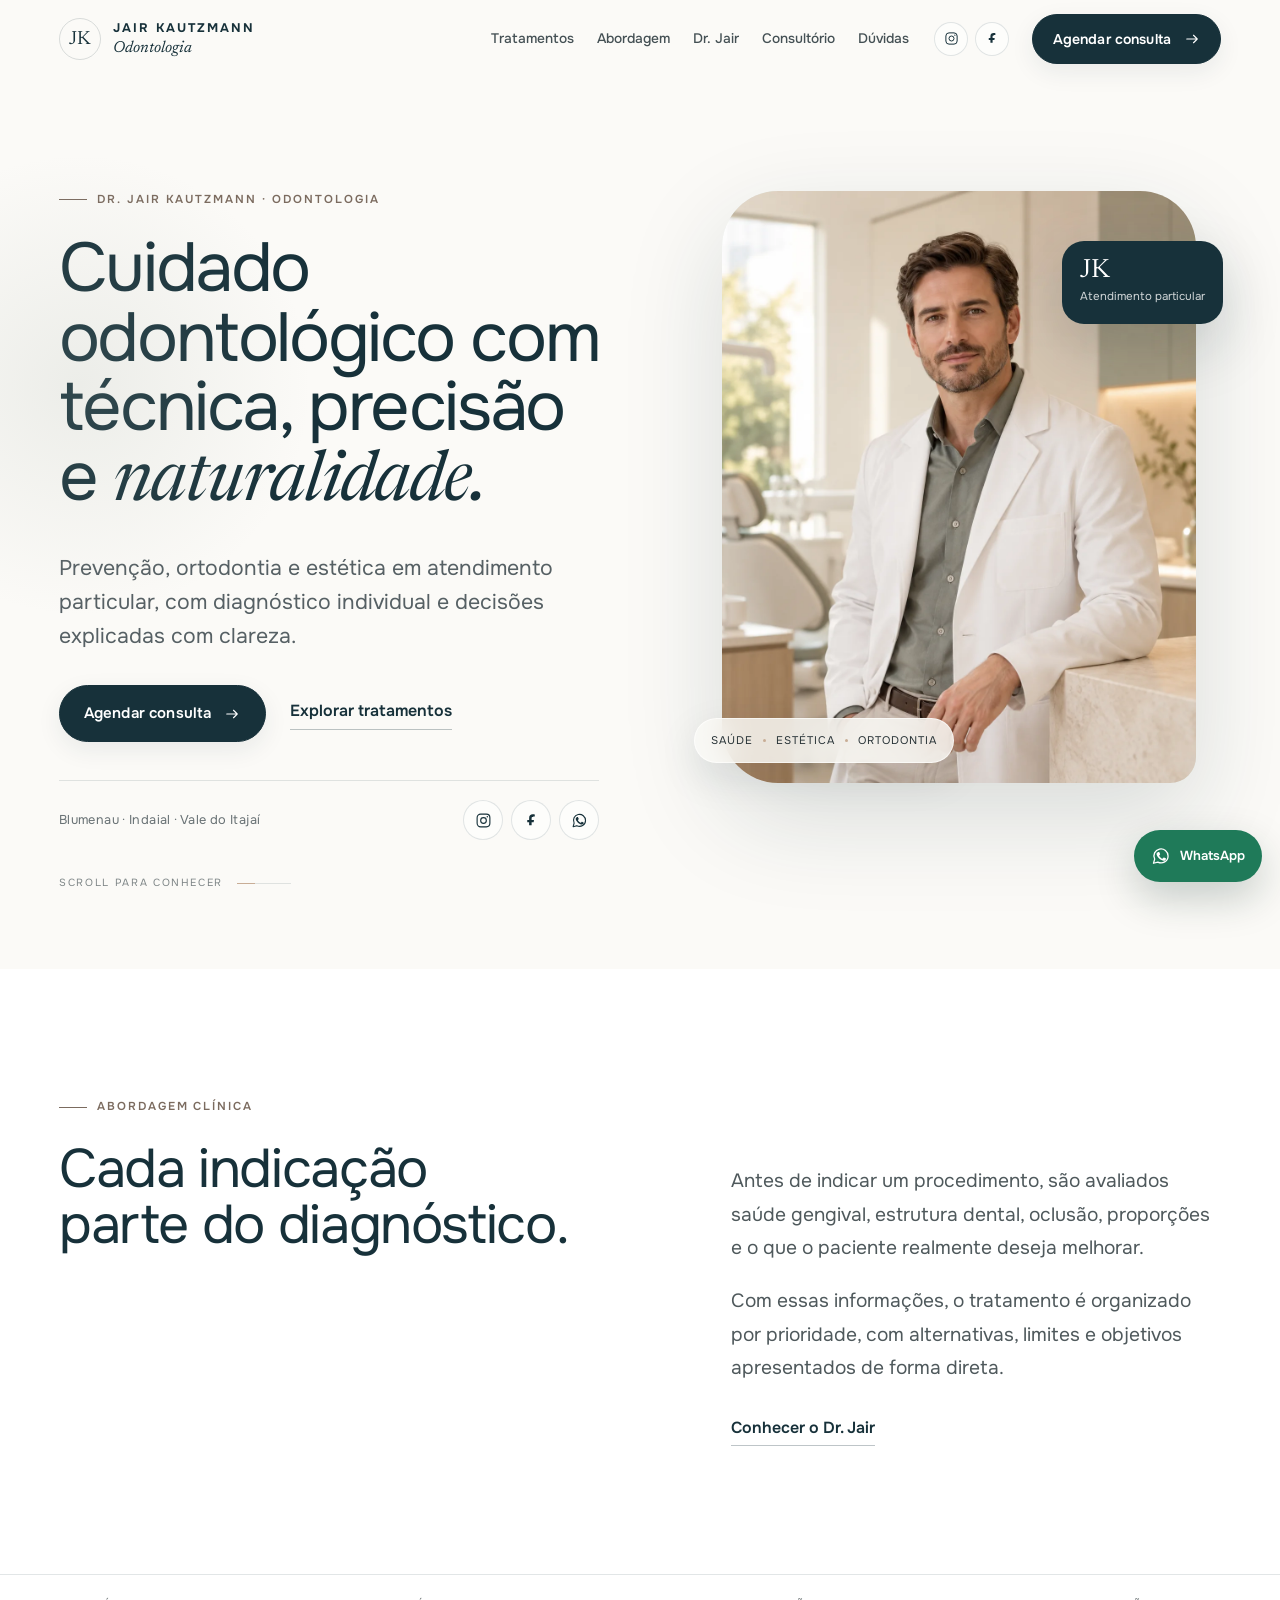
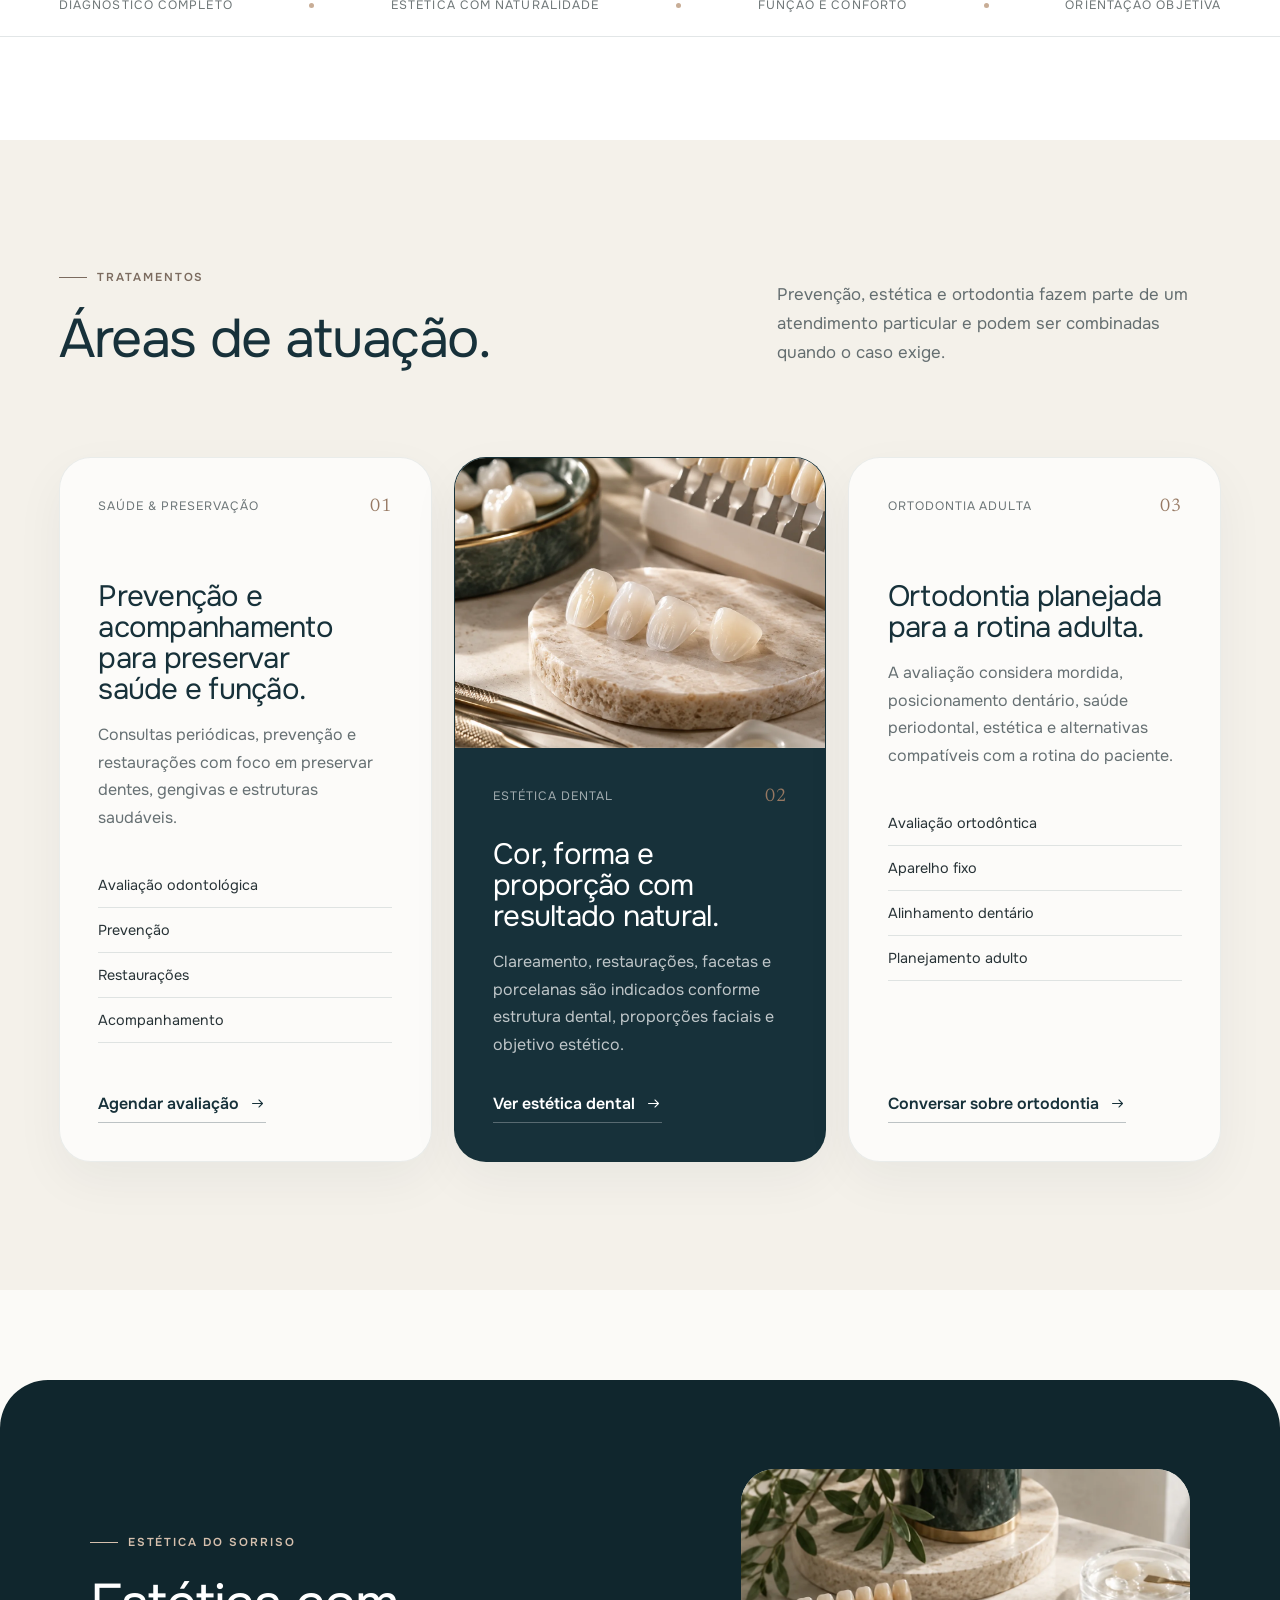
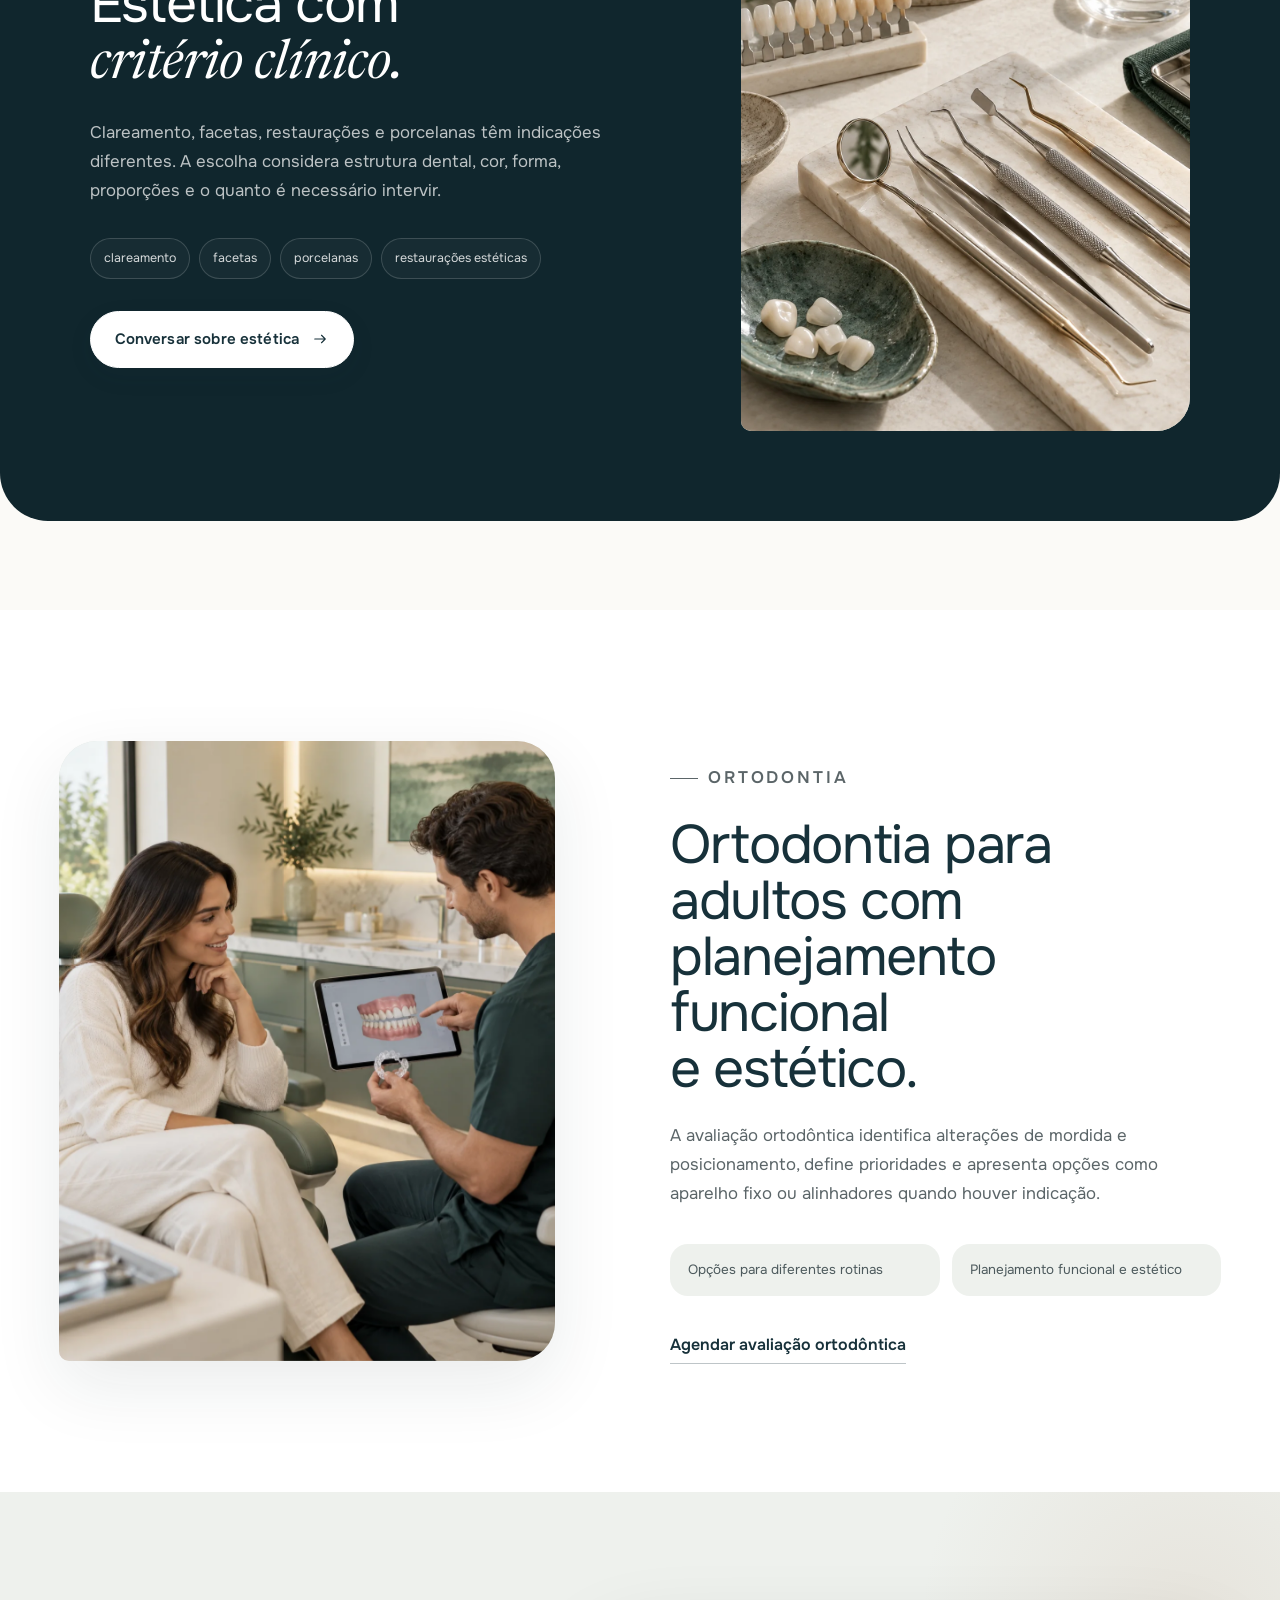
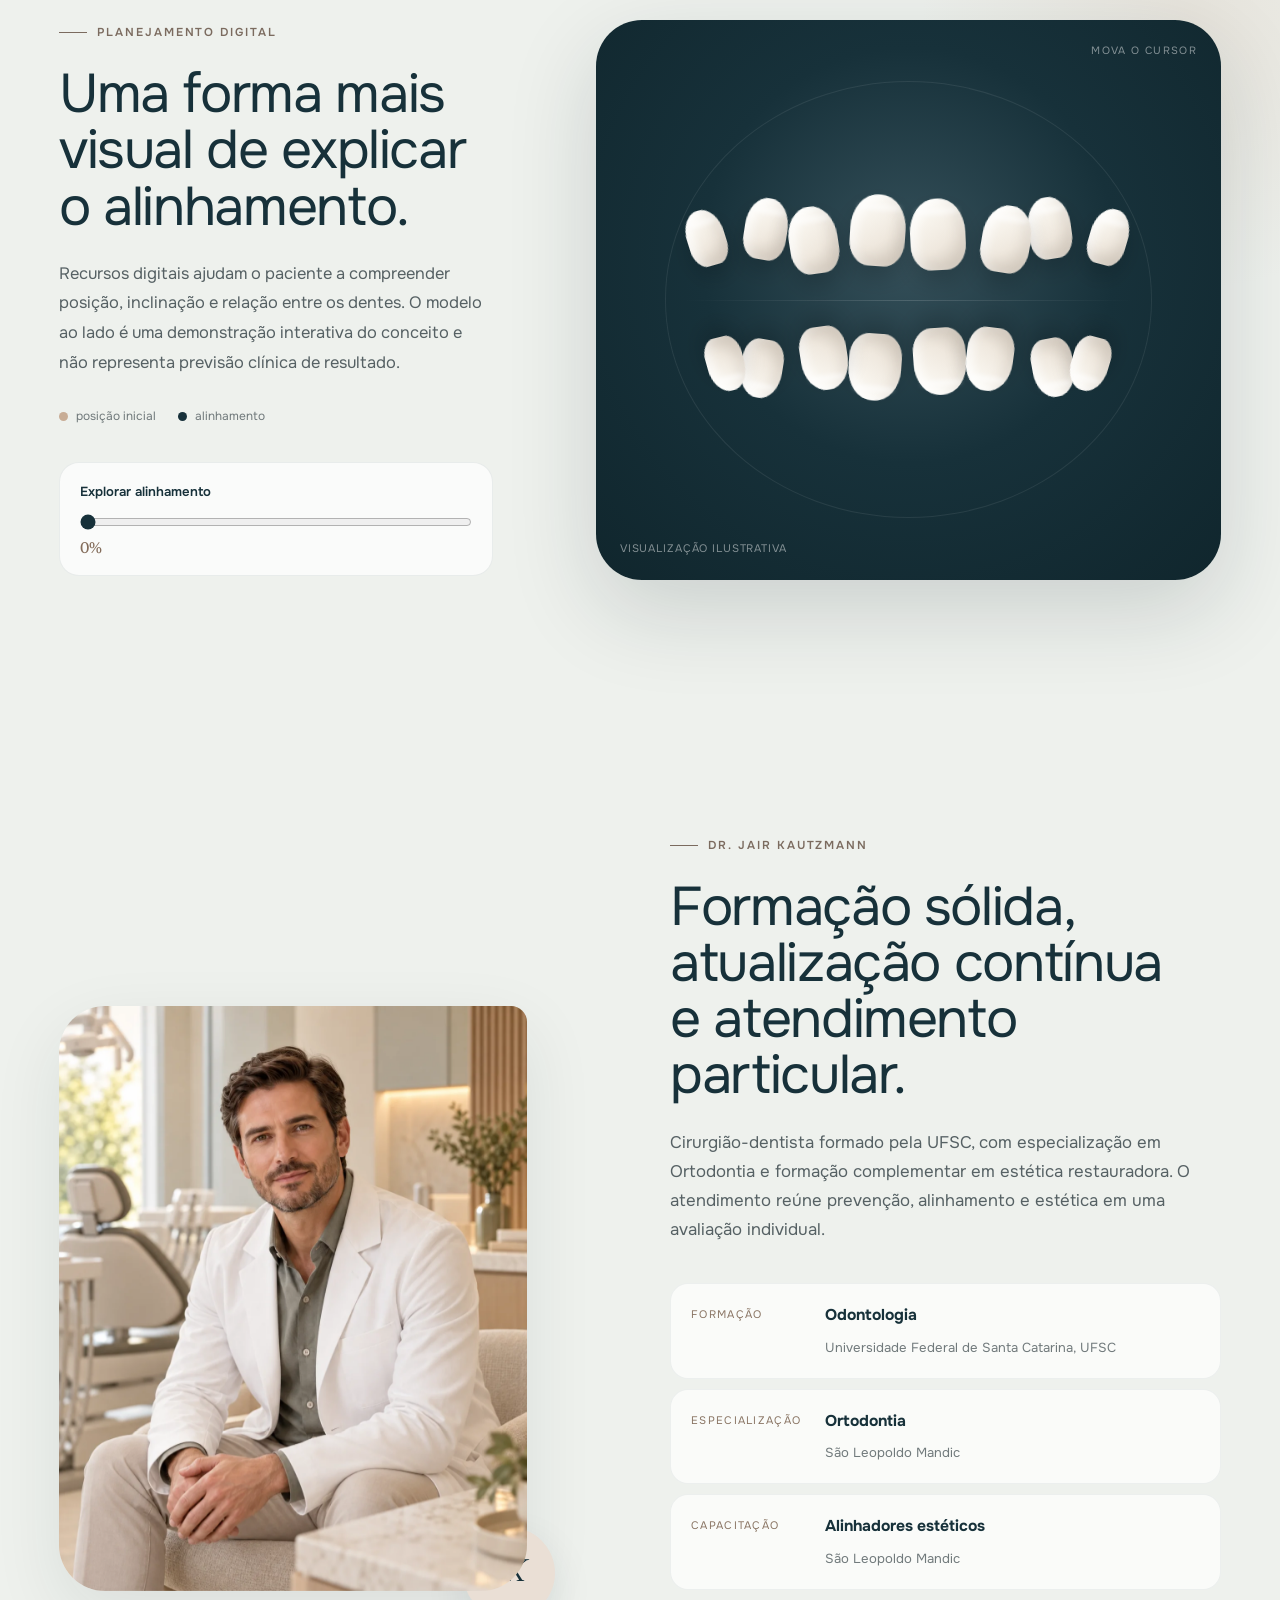
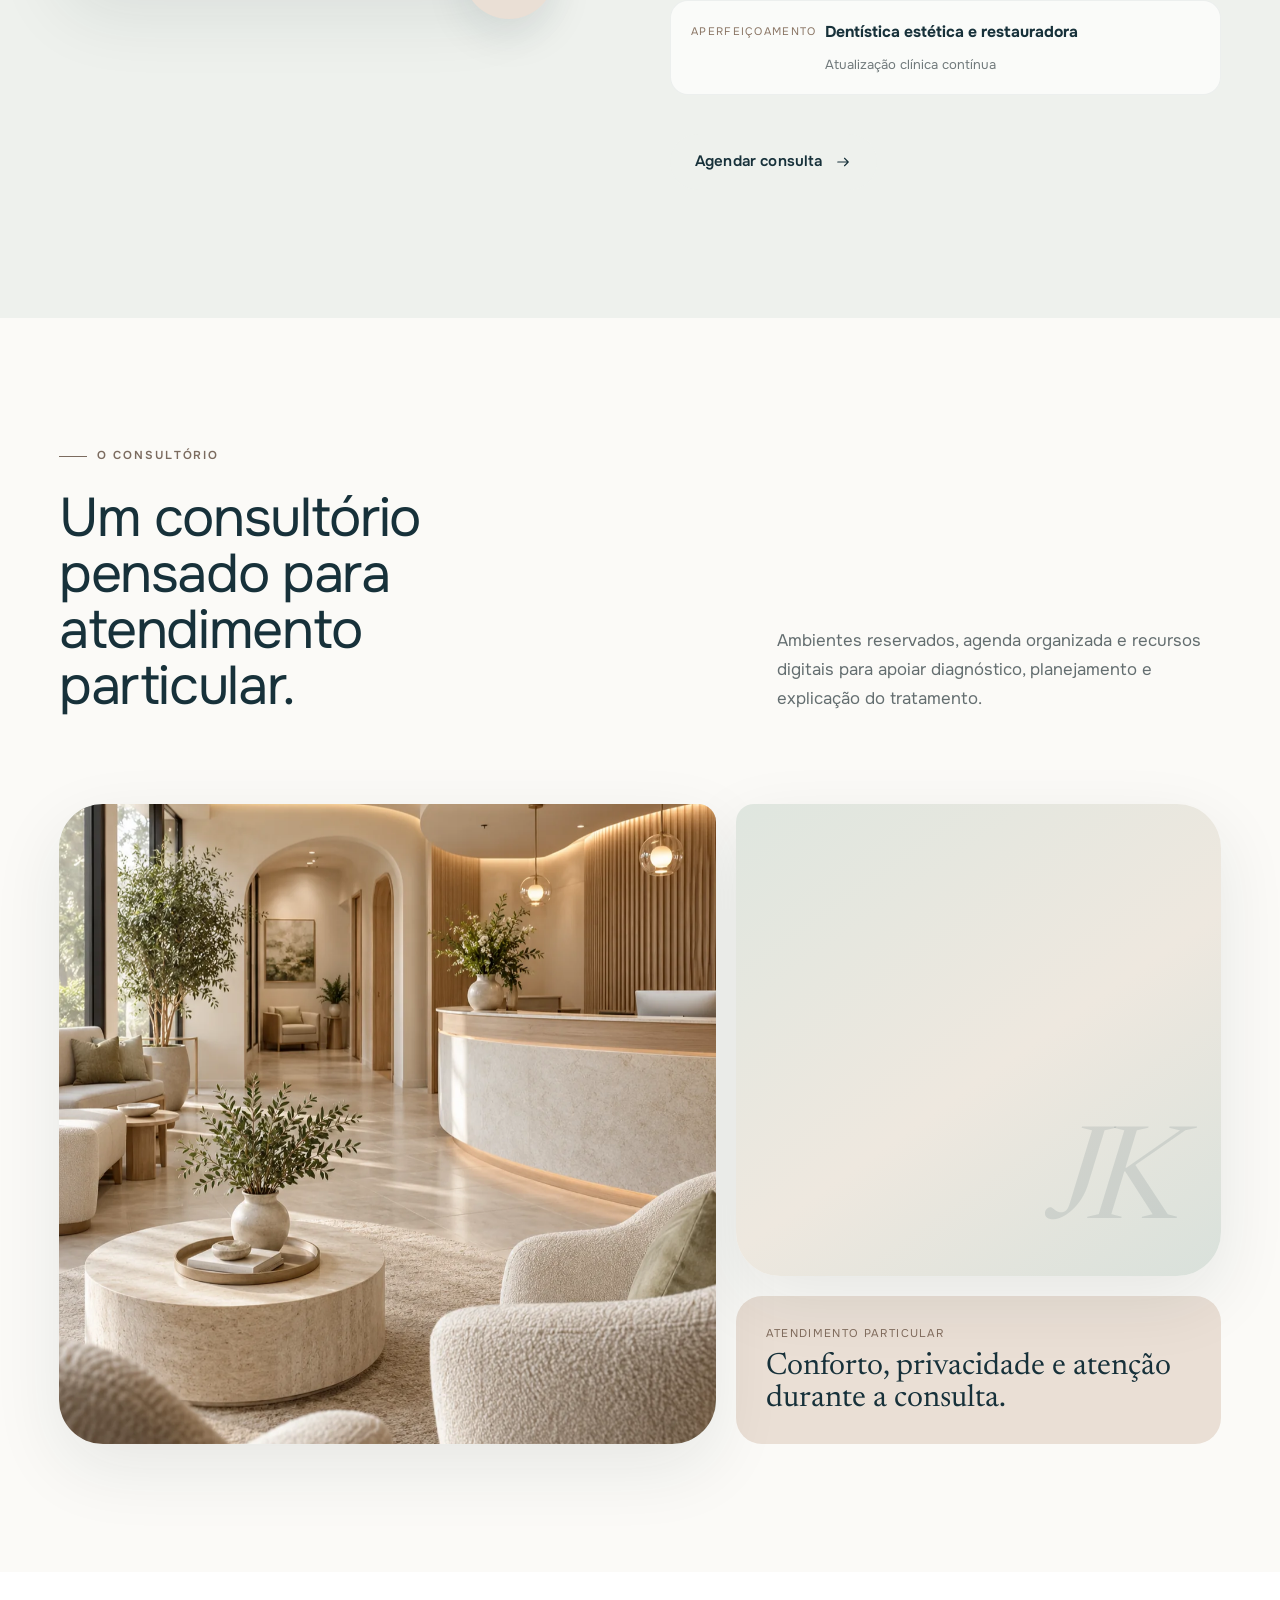
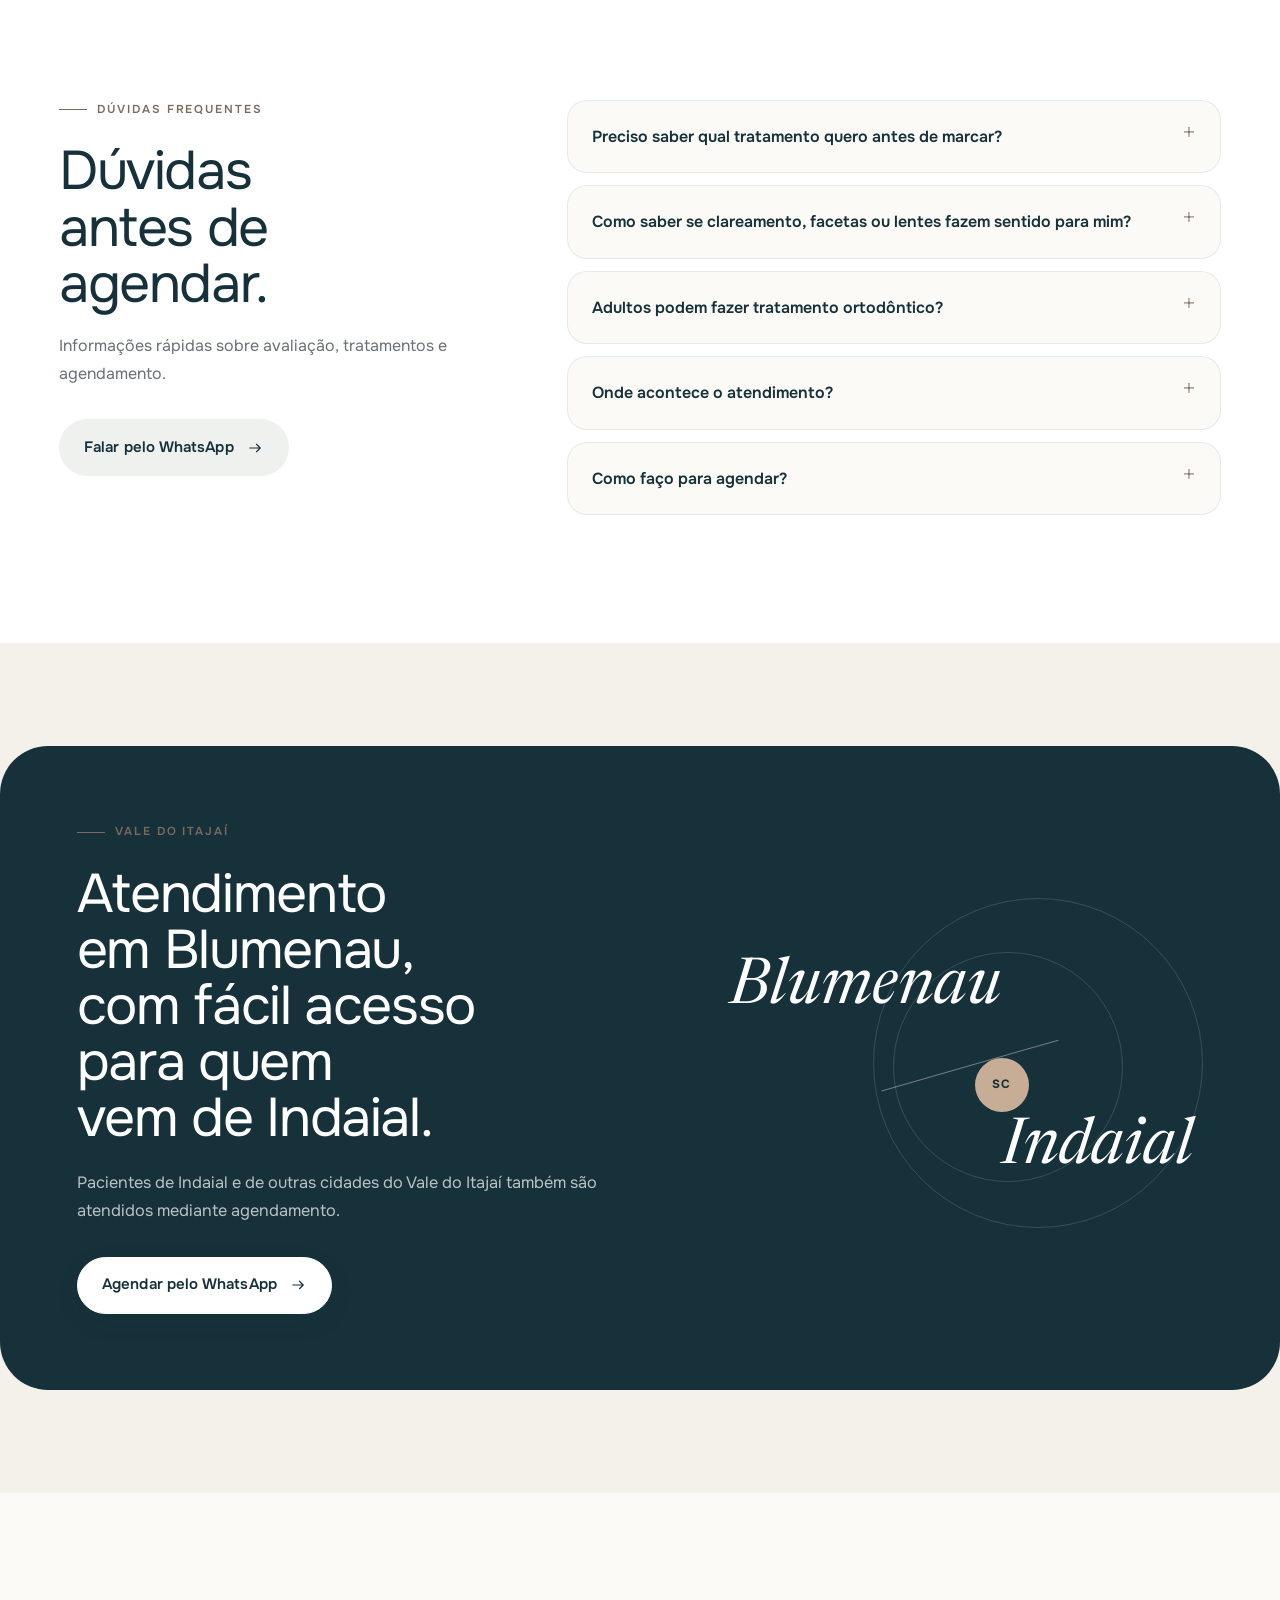
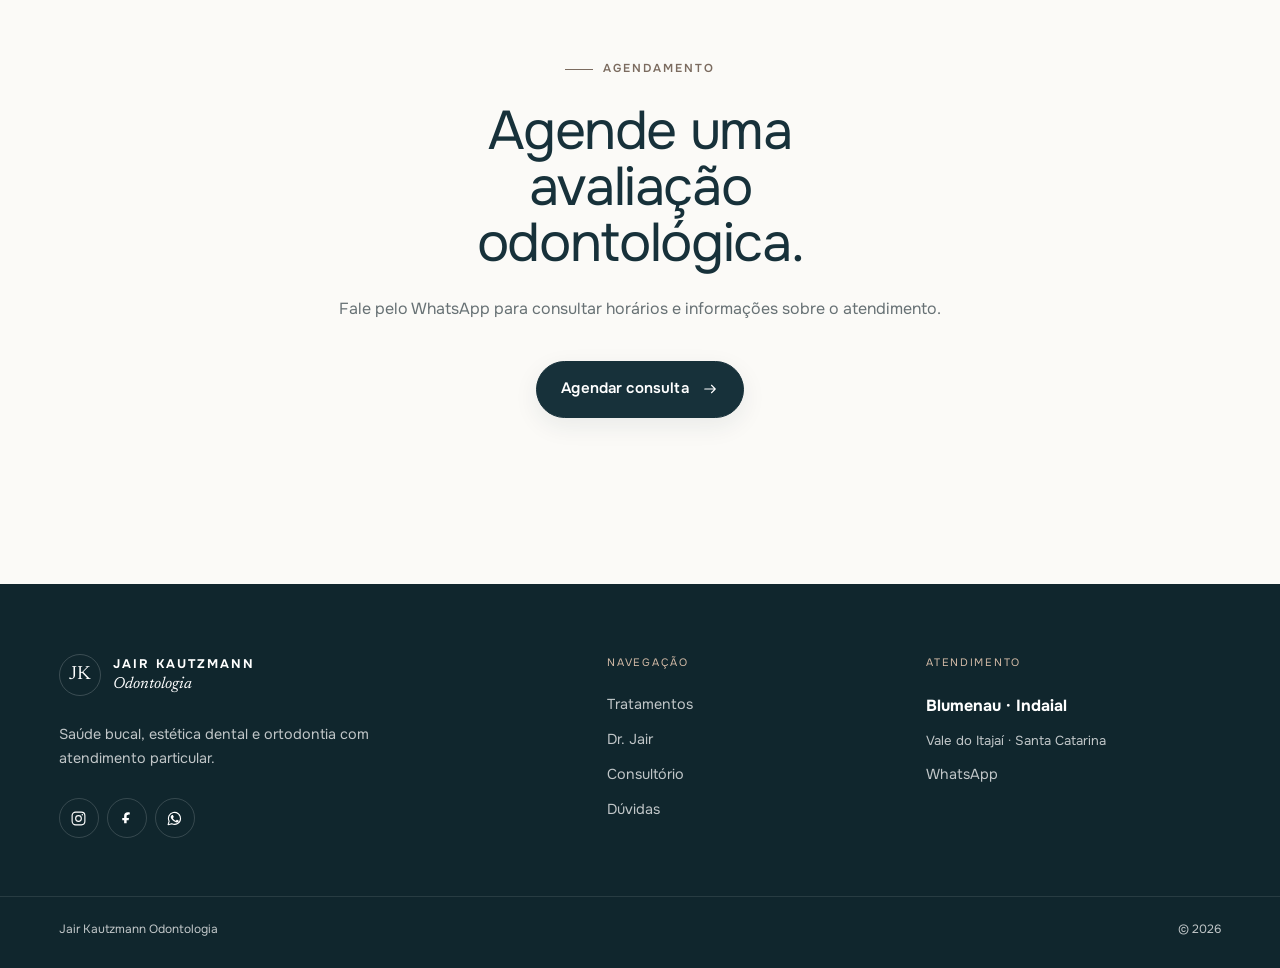
<file: index.html>
<!doctype html>
<html lang="pt-BR">
<head>
<meta charset="utf-8">
<meta name="viewport" content="width=device-width,initial-scale=1">
<title>Dr. Jair Kautzmann | Odontologia em Blumenau e região</title>
<meta name="description" content="Odontologia particular no Vale do Itajaí, com atendimento para pacientes de Blumenau, Indaial e região. Saúde bucal, estética dental e ortodontia.">
<meta name="theme-color" content="#16313A">
<meta name="robots" content="noindex,nofollow,noarchive">
<meta property="og:type" content="website">
<meta property="og:locale" content="pt_BR">
<meta property="og:title" content="Dr. Jair Kautzmann, Odontologia">
<meta property="og:description" content="Saúde bucal, estética dental e ortodontia com atendimento individualizado no Vale do Itajaí.">
<meta name="twitter:card" content="summary_large_image">
<link rel="icon" href="favicon.svg" type="image/svg+xml">
<link rel="preconnect" href="https://fonts.googleapis.com">
<link rel="preconnect" href="https://fonts.gstatic.com" crossorigin>
<link rel="stylesheet" href="https://fonts.googleapis.com/css2?family=Newsreader:opsz,wght@6..72,400;6..72,500;6..72,600&family=Onest:wght@300;400;500;600;700&display=swap">
<link rel="stylesheet" href="css/styles.css">
<script>document.documentElement.classList.add("js","preloading")</script>
</head>
<body>
<a class="skip" href="#main">Ir para o conteúdo</a>

<svg width="0" height="0" style="position:absolute" aria-hidden="true">
  <symbol id="i-wa" viewBox="0 0 24 24"><path d="M20.5 11.9a8.4 8.4 0 0 1-12.3 7.4L3 20.7l1.4-5A8.5 8.5 0 1 1 20.5 12Z" fill="none" stroke="currentColor" stroke-width="1.55" stroke-linecap="round" stroke-linejoin="round"/><path d="M8.2 7.7c.2-.5.5-.5.8-.5h.5c.2 0 .4.1.5.4l.9 2.1c.1.3 0 .5-.2.7l-.8 1c-.2.2-.1.4 0 .6.8 1.5 1.9 2.5 3.5 3.2.2.1.4.1.6-.1l.9-1.1c.2-.2.4-.3.7-.2l2 .9c.3.1.4.3.4.5 0 .6-.3 1.4-.8 1.8-.5.5-1.4.8-2.3.6-1.1-.2-3.1-.8-5.1-2.6-1.6-1.5-2.7-3.3-3-4.4-.3-1 .1-2.2.4-2.9Z" fill="currentColor"/></symbol>
  <symbol id="i-ig" viewBox="0 0 24 24"><rect x="3" y="3" width="18" height="18" rx="5" fill="none" stroke="currentColor" stroke-width="1.6"/><circle cx="12" cy="12" r="4" fill="none" stroke="currentColor" stroke-width="1.6"/><circle cx="17.4" cy="6.7" r="1.05" fill="currentColor"/></symbol>
  <symbol id="i-fb" viewBox="0 0 24 24"><path d="M14.4 8.1h2.9V4.4c-.5-.1-2-.2-3.8-.2-3.8 0-6.4 2.3-6.4 6.6v3.7H3.7v4.2h3.4V24h4.5v-5.3h3.7l.6-4.2h-4.3v-3.2c0-1.2.3-2.1 2.8-2.1Z" transform="scale(.78) translate(4 0)" fill="currentColor"/></symbol>
  <symbol id="i-arrow" viewBox="0 0 24 24"><path d="M5 12h13M14 7l5 5-5 5" fill="none" stroke="currentColor" stroke-width="1.5" stroke-linecap="round" stroke-linejoin="round"/></symbol>
</svg>

<div class="preloader" id="preloader" aria-hidden="true">
  <div class="preloader__inner">
    <div class="preloader__top"><span>JK</span><small>ODONTOLOGIA</small></div>
    <div class="preloader__word">Jair Kautzmann</div>
    <div class="preloader__bottom">
      <span>Vale do Itajaí</span>
      <div class="preloader__track"><i id="preloader-progress"></i></div>
      <strong id="preloader-count">00</strong>
    </div>
  </div>
</div>
<div class="page-progress" aria-hidden="true"><span id="page-progress"></span></div>

<header class="hd">
  <div class="wrap hd__inner">
    <a class="logo" href="#topo" aria-label="Jair Kautzmann Odontologia, início">
      <span class="logo__mark">JK</span>
      <span class="logo__copy"><b>JAIR KAUTZMANN</b><small>Odontologia</small></span>
    </a>
    <button class="burger" type="button" aria-expanded="false" aria-controls="nav">Menu</button>
    <nav class="nav" id="nav" aria-label="Principal">
      <a href="#tratamentos">Tratamentos</a>
      <a href="#abordagem">Abordagem</a>
      <a href="#dr-jair">Dr. Jair</a>
      <a href="#consultorio">Consultório</a>
      <a href="#duvidas">Dúvidas</a>
      <div class="nav__social" aria-label="Redes sociais">
        <a href="#" data-placeholder-link aria-label="Instagram"><svg aria-hidden="true"><use href="#i-ig"/></svg></a>
        <a href="#" data-placeholder-link aria-label="Facebook"><svg aria-hidden="true"><use href="#i-fb"/></svg></a>
      </div>
      <a class="btn btn--sm" data-wa href="https://wa.me/">Agendar consulta <svg aria-hidden="true"><use href="#i-arrow"/></svg></a>
    </nav>
  </div>
</header>

<main id="main">

<section class="hero" id="topo">
  <div class="wrap hero__grid">
    <div class="hero__copy rv">
      <p class="eyebrow">Dr. Jair Kautzmann · Odontologia</p>
      <h1>Cuidado odontológico com técnica, precisão e <em>naturalidade.</em></h1>
      <p class="lead">Prevenção, ortodontia e estética em atendimento particular, com diagnóstico individual e decisões explicadas com clareza.</p>
      <div class="actions">
        <a class="btn" data-wa href="https://wa.me/">Agendar consulta <svg aria-hidden="true"><use href="#i-arrow"/></svg></a>
        <a class="text-link" href="#tratamentos">Explorar tratamentos</a>
      </div>
      <div class="hero__meta">
        <span>Blumenau · Indaial · Vale do Itajaí</span>
        <nav class="social" aria-label="Redes sociais">
          <a href="#" data-placeholder-link aria-label="Instagram"><svg aria-hidden="true"><use href="#i-ig"/></svg></a>
          <a href="#" data-placeholder-link aria-label="Facebook"><svg aria-hidden="true"><use href="#i-fb"/></svg></a>
          <a href="#" data-wa aria-label="WhatsApp"><svg aria-hidden="true"><use href="#i-wa"/></svg></a>
        </nav>
      </div>
    </div>
    <div class="hero__visual rv">
      <figure class="media media--hero"><img src="assets/images/jair-hero.webp" width="880" height="1100" alt="Dr. Jair Kautzmann em retrato editorial" fetchpriority="high"></figure>
      <div class="hero__stamp"><span>saúde</span><i></i><span>estética</span><i></i><span>ortodontia</span></div>
      <div class="hero__note"><strong>JK</strong><span>Atendimento particular</span></div>
    </div>
  </div>
  <div class="wrap hero__foot"><span>Scroll para conhecer</span><i></i></div>
</section>

<section class="intro" id="abordagem">
  <div class="wrap intro__grid">
    <div class="rv">
      <p class="eyebrow">Abordagem clínica</p>
      <h2>Cada indicação parte do diagnóstico.</h2>
    </div>
    <div class="intro__text rv">
      <p>Antes de indicar um procedimento, são avaliados saúde gengival, estrutura dental, oclusão, proporções e o que o paciente realmente deseja melhorar.</p>
      <p>Com essas informações, o tratamento é organizado por prioridade, com alternativas, limites e objetivos apresentados de forma direta.</p>
      <a class="text-link" href="#dr-jair">Conhecer o Dr. Jair</a>
    </div>
  </div>
  <div class="wrap value-strip rv" aria-label="Princípios do atendimento">
    <span>diagnóstico completo</span><i></i><span>estética com naturalidade</span><i></i><span>função e conforto</span><i></i><span>orientação objetiva</span>
  </div>
</section>

<section class="treatments" id="tratamentos">
  <div class="wrap">
    <header class="section-head rv">
      <div>
        <p class="eyebrow">Tratamentos</p>
        <h2>Áreas de atuação.</h2>
      </div>
      <p>Prevenção, estética e ortodontia fazem parte de um atendimento particular e podem ser combinadas quando o caso exige.</p>
    </header>

    <div class="treatment-grid">
      <article class="treatment-card rv">
        <div class="treatment-card__top"><span>Saúde &amp; preservação</span><small>01</small></div>
        <h3>Prevenção e acompanhamento para preservar saúde e função.</h3>
        <p>Consultas periódicas, prevenção e restaurações com foco em preservar dentes, gengivas e estruturas saudáveis.</p>
        <ul><li>Avaliação odontológica</li><li>Prevenção</li><li>Restaurações</li><li>Acompanhamento</li></ul>
        <a class="card-link" data-wa href="https://wa.me/">Agendar avaliação <svg aria-hidden="true"><use href="#i-arrow"/></svg></a>
      </article>

      <article class="treatment-card treatment-card--media rv">
        <figure class="media"><img src="assets/images/estetica-macro.webp" width="900" height="1100" alt="Detalhe de porcelana e materiais odontológicos" loading="lazy" decoding="async"></figure>
        <div class="treatment-card__content">
          <div class="treatment-card__top"><span>Estética dental</span><small>02</small></div>
          <h3>Cor, forma e proporção com resultado natural.</h3>
          <p>Clareamento, restaurações, facetas e porcelanas são indicados conforme estrutura dental, proporções faciais e objetivo estético.</p>
          <a class="card-link" href="#estetica">Ver estética dental <svg aria-hidden="true"><use href="#i-arrow"/></svg></a>
        </div>
      </article>

      <article class="treatment-card rv">
        <div class="treatment-card__top"><span>Ortodontia adulta</span><small>03</small></div>
        <h3>Ortodontia planejada para a rotina adulta.</h3>
        <p>A avaliação considera mordida, posicionamento dentário, saúde periodontal, estética e alternativas compatíveis com a rotina do paciente.</p>
        <ul><li>Avaliação ortodôntica</li><li>Aparelho fixo</li><li>Alinhamento dentário</li><li>Planejamento adulto</li></ul>
        <a class="card-link" data-wa data-wa-message="Olá! Encontrei o Dr. Jair pelo site e gostaria de saber mais sobre uma avaliação ortodôntica." href="https://wa.me/">Conversar sobre ortodontia <svg aria-hidden="true"><use href="#i-arrow"/></svg></a>
      </article>
    </div>
  </div>
</section>

<section class="feature feature--dark" id="estetica">
  <div class="wrap feature__shell">
    <div class="feature__copy rv">
      <p class="eyebrow eyebrow--light">Estética do sorriso</p>
      <h2>Estética com <em>critério clínico.</em></h2>
      <p>Clareamento, facetas, restaurações e porcelanas têm indicações diferentes. A escolha considera estrutura dental, cor, forma, proporções e o quanto é necessário intervir.</p>
      <div class="feature__chips"><span>clareamento</span><span>facetas</span><span>porcelanas</span><span>restaurações estéticas</span></div>
      <a class="btn btn--light" data-wa data-wa-message="Olá! Encontrei o Dr. Jair pelo site e gostaria de conversar sobre estética dental." href="https://wa.me/">Conversar sobre estética <svg aria-hidden="true"><use href="#i-arrow"/></svg></a>
    </div>
    <figure class="media media--feature rv"><img src="assets/images/detalhe-odontologia.webp" width="900" height="1100" alt="Detalhe sofisticado de materiais odontológicos" loading="lazy" decoding="async"></figure>
  </div>
</section>

<section class="ortho">
  <div class="wrap ortho__grid">
    <figure class="media media--ortho rv"><img src="assets/images/ortodontia.webp" width="900" height="1100" alt="Consulta ortodôntica com visualização digital do alinhamento" loading="lazy" decoding="async"></figure>
    <div class="ortho__copy rv">
      <p class="eyebrow">Ortodontia</p>
      <h2>Ortodontia para adultos com planejamento funcional e estético.</h2>
      <p>A avaliação ortodôntica identifica alterações de mordida e posicionamento, define prioridades e apresenta opções como aparelho fixo ou alinhadores quando houver indicação.</p>
      <div class="ortho__aside"><span>Opções para diferentes rotinas</span><span>Planejamento funcional e estético</span></div>
      <a class="text-link" data-wa data-wa-message="Olá! Encontrei o Dr. Jair pelo site e gostaria de saber mais sobre uma avaliação ortodôntica." href="https://wa.me/">Agendar avaliação ortodôntica</a>
    </div>
  </div>
</section>

<section class="digital" id="planejamento-digital">
  <div class="wrap digital__grid">
    <div class="digital__copy rv">
      <p class="eyebrow">Planejamento digital</p>
      <h2>Uma forma mais visual de explicar o alinhamento.</h2>
      <p>Recursos digitais ajudam o paciente a compreender posição, inclinação e relação entre os dentes. O modelo ao lado é uma demonstração interativa do conceito e não representa previsão clínica de resultado.</p>
      <div class="digital__legend"><span><i></i>posição inicial</span><span><i></i>alinhamento</span></div>
      <label class="align-control" for="align-range"><span>Explorar alinhamento</span><input id="align-range" type="range" min="0" max="100" value="0" aria-label="Simular alinhamento dentário"><output id="align-output">0%</output></label>
    </div>
    <div class="digital__stage rv" id="dental-stage" aria-label="Visualização tridimensional ilustrativa de alinhamento dentário">
      <div class="model-hint">mova o cursor</div>
      <div class="dental-model" id="dental-model">
        <div class="arch arch--upper" aria-hidden="true">
          <span class="tooth"></span><span class="tooth"></span><span class="tooth"></span><span class="tooth"></span><span class="tooth"></span><span class="tooth"></span><span class="tooth"></span><span class="tooth"></span>
        </div>
        <div class="arch arch--lower" aria-hidden="true">
          <span class="tooth"></span><span class="tooth"></span><span class="tooth"></span><span class="tooth"></span><span class="tooth"></span><span class="tooth"></span><span class="tooth"></span><span class="tooth"></span>
        </div>
      </div>
      <span class="digital__disclaimer">Visualização ilustrativa</span>
    </div>
  </div>
</section>

<section class="about" id="dr-jair">
  <div class="wrap about__grid">
    <div class="about__visual rv">
      <figure class="media media--about"><img src="assets/images/jair-profile.webp" width="900" height="1125" alt="Dr. Jair Kautzmann no consultório" loading="lazy" decoding="async"></figure>
      <div class="about__monogram">JK</div>
    </div>
    <div class="about__copy rv">
      <p class="eyebrow">Dr. Jair Kautzmann</p>
      <h2>Formação sólida, atualização contínua e atendimento particular.</h2>
      <p>Cirurgião-dentista formado pela UFSC, com especialização em Ortodontia e formação complementar em estética restauradora. O atendimento reúne prevenção, alinhamento e estética em uma avaliação individual.</p>
      <div class="credentials">
        <div><span>Formação</span><strong>Odontologia</strong><small>Universidade Federal de Santa Catarina, UFSC</small></div>
        <div><span>Especialização</span><strong>Ortodontia</strong><small>São Leopoldo Mandic</small></div>
        <div><span>Capacitação</span><strong>Alinhadores estéticos</strong><small>São Leopoldo Mandic</small></div>
        <div><span>Aperfeiçoamento</span><strong>Dentística estética e restauradora</strong><small>Atualização clínica contínua</small></div>
      </div>
      <a class="btn btn--soft" data-wa href="https://wa.me/">Agendar consulta <svg aria-hidden="true"><use href="#i-arrow"/></svg></a>
    </div>
  </div>
</section>

<section class="office" id="consultorio">
  <div class="wrap">
    <header class="section-head rv">
      <div>
        <p class="eyebrow">O consultório</p>
        <h2>Um consultório pensado para atendimento particular.</h2>
      </div>
      <p>Ambientes reservados, agenda organizada e recursos digitais para apoiar diagnóstico, planejamento e explicação do tratamento.</p>
    </header>
    <div class="office__gallery">
      <figure class="media media--office-main rv"><img src="assets/images/consultorio-01.webp" width="900" height="1125" alt="Recepção contemporânea do consultório" loading="lazy" decoding="async"></figure>
      <div class="office__side rv">
        <figure class="media media--office-side"><img src="assets/images/consultorio-02.webp" width="1000" height="750" alt="Sala de atendimento odontológico contemporânea" loading="lazy" decoding="async"></figure>
        <div class="office__note"><span>Atendimento particular</span><strong>Conforto, privacidade e atenção durante a consulta.</strong></div>
      </div>
    </div>
  </div>
</section>

<section class="faq-section" id="duvidas">
  <div class="wrap faq-layout">
    <div class="faq-intro rv">
      <p class="eyebrow">Dúvidas frequentes</p>
      <h2>Dúvidas antes de agendar.</h2>
      <p>Informações rápidas sobre avaliação, tratamentos e agendamento.</p>
      <a class="btn btn--soft" data-wa href="https://wa.me/">Falar pelo WhatsApp <svg aria-hidden="true"><use href="#i-arrow"/></svg></a>
    </div>
    <div class="faq rv">
      <details><summary>Preciso saber qual tratamento quero antes de marcar?</summary><p>Não. A avaliação serve justamente para entender a situação e organizar as possibilidades antes de escolher qualquer tratamento.</p></details>
      <details><summary>Como saber se clareamento, facetas ou lentes fazem sentido para mim?</summary><p>Cor, estrutura dental, proporção, saúde bucal e objetivo estético precisam ser avaliados em conjunto. A indicação muda de pessoa para pessoa.</p></details>
      <details><summary>Adultos podem fazer tratamento ortodôntico?</summary><p>Sim, desde que as condições bucais permitam. A avaliação define prioridades, limitações e alternativas para cada caso.</p></details>
      <details><summary>Onde acontece o atendimento?</summary><p>O consultório está em Blumenau e também recebe pacientes de Indaial e de outras cidades do Vale do Itajaí.</p></details>
      <details><summary>Como faço para agendar?</summary><p>Use qualquer botão de WhatsApp da página para iniciar a conversa e verificar disponibilidade.</p></details>
    </div>
  </div>
</section>

<section class="region" id="contato">
  <div class="wrap region__shell rv">
    <div class="region__copy">
      <p class="eyebrow">Vale do Itajaí</p>
      <h2>Atendimento em Blumenau, com fácil acesso para quem vem de Indaial.</h2>
      <p>Pacientes de Indaial e de outras cidades do Vale do Itajaí também são atendidos mediante agendamento.</p>
      <a class="btn btn--light" data-wa data-wa-message="Olá! Encontrei o Dr. Jair pelo site e gostaria de saber mais sobre o atendimento." href="https://wa.me/">Agendar pelo WhatsApp <svg aria-hidden="true"><use href="#i-arrow"/></svg></a>
    </div>
    <div class="region__visual" aria-hidden="true">
      <span class="region__city region__city--a">Blumenau</span>
      <i></i>
      <span class="region__city region__city--b">Indaial</span>
      <strong>SC</strong>
    </div>
  </div>
</section>

<section class="final-cta" id="agendar">
  <div class="wrap final-cta__inner rv">
    <p class="eyebrow">Agendamento</p>
    <h2>Agende uma avaliação odontológica.</h2>
    <p>Fale pelo WhatsApp para consultar horários e informações sobre o atendimento.</p>
    <a class="btn" data-wa href="https://wa.me/">Agendar consulta <svg aria-hidden="true"><use href="#i-arrow"/></svg></a>
  </div>
</section>

</main>

<footer class="ft">
  <div class="wrap ft__grid">
    <div class="ft__brand">
      <a class="logo logo--footer" href="#topo"><span class="logo__mark">JK</span><span class="logo__copy"><b>JAIR KAUTZMANN</b><small>Odontologia</small></span></a>
      <p>Saúde bucal, estética dental e ortodontia com atendimento particular.</p>
      <nav class="social social--footer" aria-label="Redes sociais">
        <a href="#" data-placeholder-link aria-label="Instagram"><svg aria-hidden="true"><use href="#i-ig"/></svg></a>
        <a href="#" data-placeholder-link aria-label="Facebook"><svg aria-hidden="true"><use href="#i-fb"/></svg></a>
        <a href="#" data-wa aria-label="WhatsApp"><svg aria-hidden="true"><use href="#i-wa"/></svg></a>
      </nav>
    </div>
    <nav class="ft__nav" aria-label="Rodapé"><span>Navegação</span><a href="#tratamentos">Tratamentos</a><a href="#dr-jair">Dr. Jair</a><a href="#consultorio">Consultório</a><a href="#duvidas">Dúvidas</a></nav>
    <div class="ft__contact"><span>Atendimento</span><strong>Blumenau · Indaial</strong><small>Vale do Itajaí · Santa Catarina</small><a data-wa href="https://wa.me/">WhatsApp</a></div>
  </div>
  <div class="wrap ft__bottom"><span>Jair Kautzmann Odontologia</span><span>© 2026</span></div>
</footer>

<a class="wa-fab" data-wa href="https://wa.me/" aria-label="Agendar consulta pelo WhatsApp"><svg aria-hidden="true"><use href="#i-wa"/></svg><span>WhatsApp</span></a>

<script src="js/main.js" defer></script>
</body>
</html>
</file>
<file: css/styles.css>
/* ==========================================================
   DR. JAIR KAUTZMANN - PREMIUM V2
   Direção: editorial contemporâneo, clean, orgânico e responsivo
   ========================================================== */
:root{
  --ink:#17313a;
  --ink-2:#264852;
  --ink-deep:#10262d;
  --paper:#fbfaf7;
  --cream:#f4f1ea;
  --mist:#eef1ed;
  --sage:#a8b2a8;
  --sage-soft:#dfe5de;
  --sand:#c8ad96;
  --sand-soft:#eadfd5;
  --text:#273236;
  --muted:#6f7778;
  --line:rgba(23,49,58,.12);
  --line-dark:rgba(255,255,255,.14);
  --serif:"Newsreader", Georgia, serif;
  --sans:"Onest", system-ui, -apple-system, "Segoe UI", sans-serif;
  --wrap:1280px;
  --gutter:clamp(20px,4.6vw,64px);
  --r-sm:16px;
  --r:26px;
  --r-lg:42px;
  --pill:999px;
  --shadow:0 24px 70px rgba(18,42,49,.09);
  --ease:cubic-bezier(.22,.61,.36,1);
  --t:.35s;
}

*,*::before,*::after{box-sizing:border-box;margin:0}
html{scroll-behavior:smooth;scroll-padding-top:92px;-webkit-text-size-adjust:100%}
body{font:400 1rem/1.72 var(--sans);color:var(--text);background:var(--paper);-webkit-font-smoothing:antialiased;overflow-x:hidden;text-rendering:optimizeLegibility}
img,svg{display:block;max-width:100%}
a{color:inherit}
ul,ol{list-style:none;padding:0}
button{font:inherit}
::selection{background:var(--sand-soft);color:var(--ink-deep)}
:focus-visible{outline:2px solid var(--sand);outline-offset:4px}
.skip{position:fixed;left:14px;top:-80px;z-index:1000;background:var(--ink);color:#fff;padding:12px 18px;border-radius:var(--pill);text-decoration:none}.skip:focus{top:14px}
.wrap{width:100%;max-width:calc(var(--wrap) + var(--gutter)*2);margin-inline:auto;padding-inline:var(--gutter)}
section{position:relative;padding-block:clamp(82px,10vw,150px)}
p{max-width:62ch}
p+p{margin-top:1em}

h1,h2,h3{font-weight:400;line-height:.98;letter-spacing:-.025em;text-wrap:balance;color:var(--ink)}
h1{font-size:clamp(3.1rem,5.4vw,5.65rem);max-width:12.4ch;line-height:1.01;letter-spacing:-.035em}
h2{font-size:clamp(2.35rem,4.25vw,4.5rem);max-width:15ch;line-height:1.03}
h3{font-size:clamp(1.6rem,2.3vw,2.45rem);line-height:1.05}
em{font-family:var(--serif);font-weight:400;font-style:italic;letter-spacing:-.015em}
.lead{font-size:clamp(1.05rem,1.8vw,1.33rem);line-height:1.6;color:#566064;max-width:52ch}
.eyebrow{display:flex;align-items:center;gap:10px;margin-bottom:1.5rem;font-size:.72rem;font-weight:600;letter-spacing:.17em;text-transform:uppercase;color:#7b6b5f}
.eyebrow::before{content:"";width:28px;height:1px;background:currentColor}
.eyebrow--light{color:#d6c0ae}

.btn{display:inline-flex;align-items:center;justify-content:center;gap:12px;min-height:54px;padding:.9rem 1.5rem;border:1px solid var(--ink);border-radius:var(--pill);background:var(--ink);color:#fff;text-decoration:none;font-size:.94rem;font-weight:600;letter-spacing:.01em;box-shadow:0 8px 24px rgba(23,49,58,.08);transition:transform var(--t),background var(--t),box-shadow var(--t),color var(--t),border-color var(--t)}
.btn svg{width:18px;height:18px;transition:transform var(--t)}
.btn:hover{transform:translateY(-2px);background:var(--ink-2);box-shadow:0 14px 32px rgba(23,49,58,.14)}
.btn:hover svg{transform:translateX(3px)}
.btn--sm{min-height:46px;padding:.72rem 1.2rem;font-size:.88rem}
.btn--light{background:#fff;color:var(--ink);border-color:#fff}.btn--light:hover{background:var(--sand-soft);border-color:var(--sand-soft)}
.btn--soft{background:var(--mist);color:var(--ink);border-color:transparent;box-shadow:none}.btn--soft:hover{background:var(--sage-soft)}
.text-link,.card-link{display:inline-flex;align-items:center;gap:10px;width:max-content;color:var(--ink);font-weight:600;text-decoration:none;border-bottom:1px solid rgba(23,49,58,.28);padding-bottom:4px;transition:gap var(--t),border-color var(--t),color var(--t)}
.text-link:hover,.card-link:hover{gap:15px;border-color:var(--ink)}
.card-link svg{width:17px;height:17px}
.actions{display:flex;flex-wrap:wrap;align-items:center;gap:16px 24px;margin-top:2rem}

/* loader */
.preloader{position:fixed;inset:0;z-index:999;display:grid;background:var(--paper);color:var(--ink);transition:transform .9s var(--ease),visibility .9s}
.preloader.is-done{transform:translateY(-100%);visibility:hidden}
.preloader__inner{display:flex;flex-direction:column;justify-content:space-between;padding:clamp(26px,4vw,56px);min-height:100svh}
.preloader__top{display:flex;align-items:center;justify-content:space-between}.preloader__top span{font:400 1.8rem/1 var(--serif)}.preloader__top small{font-size:.68rem;letter-spacing:.2em;font-weight:600}
.preloader__word{font:400 clamp(4rem,12vw,11rem)/.8 var(--serif);letter-spacing:-.045em;white-space:nowrap}
.preloader__bottom{display:grid;grid-template-columns:auto 1fr auto;align-items:center;gap:18px;font-size:.72rem;letter-spacing:.1em;text-transform:uppercase}
.preloader__track{height:1px;background:var(--line);overflow:hidden}.preloader__track i{display:block;width:0;height:100%;background:var(--ink)}.preloader__bottom strong{font:400 1rem var(--serif)}
.page-progress{position:fixed;inset:0 0 auto;z-index:120;height:2px;pointer-events:none}.page-progress span{display:block;width:0;height:100%;background:var(--sand)}

/* header */
.hd{position:fixed;inset:0 0 auto;z-index:100;transition:background var(--t),box-shadow var(--t),backdrop-filter var(--t)}
.hd.stuck{background:rgba(251,250,247,.82);-webkit-backdrop-filter:blur(18px);backdrop-filter:blur(18px);box-shadow:0 1px 0 var(--line)}
.hd__inner{display:flex;align-items:center;justify-content:space-between;min-height:78px}
.logo{display:inline-flex;align-items:center;gap:12px;text-decoration:none;color:var(--ink)}
.logo__mark{display:grid;place-items:center;width:42px;height:42px;border:1px solid rgba(23,49,58,.15);border-radius:50%;font:400 1.2rem var(--serif)}
.logo__copy{display:flex;flex-direction:column;line-height:1.05}.logo__copy b{font-size:.78rem;letter-spacing:.16em}.logo__copy small{margin-top:4px;font:italic 400 1rem var(--serif)}
.nav{display:flex;align-items:center;gap:clamp(1rem,1.8vw,2rem)}.nav>a:not(.btn){font-size:.86rem;font-weight:500;text-decoration:none;color:#445054;position:relative}.nav>a:not(.btn)::after{content:"";position:absolute;left:0;right:100%;bottom:-6px;height:1px;background:var(--ink);transition:right var(--t)}.nav>a:not(.btn):hover::after{right:0}
.nav__social{display:flex;align-items:center;gap:7px;margin-left:.15rem}.nav__social a{display:grid;place-items:center;width:34px;height:34px;border-radius:50%;border:1px solid var(--line);color:var(--ink);background:rgba(255,255,255,.55);transition:background var(--t),color var(--t),transform var(--t)}.nav__social a:hover{background:var(--ink);color:#fff;transform:translateY(-2px)}.nav__social svg{width:15px;height:15px}
.burger{display:none;min-width:52px;min-height:44px;padding:0 14px;border:1px solid var(--line);border-radius:var(--pill);background:rgba(255,255,255,.72);color:var(--ink);cursor:pointer}

/* media placeholders */
.media{position:relative;overflow:hidden;background:linear-gradient(145deg,#dfe6df,#eee8df 55%,#d9e1db);border-radius:var(--r-lg);min-height:220px;box-shadow:var(--shadow)}
.media::after{content:"JK";position:absolute;right:clamp(20px,4vw,46px);bottom:clamp(18px,4vw,40px);font:italic 400 clamp(4rem,10vw,9rem)/.75 var(--serif);color:rgba(23,49,58,.1);letter-spacing:-.07em;z-index:0}
.media img{position:absolute;inset:0;width:100%;height:100%;object-fit:cover;z-index:1}

/* hero */
.hero{min-height:100svh;display:grid;align-items:center;padding-top:clamp(122px,14vw,170px);padding-bottom:clamp(54px,6vw,90px);overflow:hidden}
.hero::before{content:"";position:absolute;width:480px;height:480px;border-radius:50%;background:radial-gradient(circle,rgba(168,178,168,.18),transparent 68%);left:-160px;top:15%;pointer-events:none}
.hero__grid{display:grid;grid-template-columns:minmax(0,1.02fr) minmax(360px,.98fr);align-items:center;gap:clamp(50px,8vw,120px)}
.hero__copy{padding-top:20px}.hero__copy .lead{margin-top:2rem}.hero__visual{position:relative;padding:0 clamp(0px,2vw,26px) 36px 20px}.media--hero{aspect-ratio:4/5;border-radius:56px 56px 26px 56px;box-shadow:0 34px 100px rgba(20,48,56,.15)}
.hero__stamp{position:absolute;left:-8px;bottom:9%;display:flex;align-items:center;gap:10px;padding:12px 16px;border:1px solid rgba(255,255,255,.6);border-radius:var(--pill);background:rgba(251,250,247,.82);backdrop-filter:blur(14px);font-size:.69rem;letter-spacing:.09em;text-transform:uppercase;box-shadow:0 14px 40px rgba(16,38,45,.1);z-index:2}.hero__stamp i{width:3px;height:3px;border-radius:50%;background:var(--sand)}
.hero__note{position:absolute;right:-2px;top:8%;display:flex;flex-direction:column;gap:3px;min-width:150px;padding:17px 18px;border-radius:22px;background:var(--ink);color:#fff;box-shadow:0 22px 60px rgba(16,38,45,.18);z-index:2}.hero__note strong{font:400 1.65rem var(--serif)}.hero__note span{font-size:.72rem;opacity:.8}
.hero__meta{display:flex;align-items:center;justify-content:space-between;gap:18px;margin-top:2.4rem;padding-top:1.2rem;border-top:1px solid var(--line);max-width:620px}.hero__meta>span{font-size:.8rem;color:#687174;letter-spacing:.03em}
.social{display:flex;align-items:center;gap:8px}.social a{display:grid;place-items:center;width:40px;height:40px;border:1px solid var(--line);border-radius:50%;text-decoration:none;color:var(--ink);background:rgba(255,255,255,.54);transition:transform var(--t),background var(--t),color var(--t),border-color var(--t)}.social a:hover{transform:translateY(-2px);background:var(--ink);color:#fff;border-color:var(--ink)}.social svg{width:17px;height:17px}
.hero__foot{display:flex;align-items:center;gap:14px;margin-top:34px;color:#7d8586;font-size:.65rem;letter-spacing:.16em;text-transform:uppercase}.hero__foot i{display:block;width:54px;height:1px;background:var(--line);position:relative;overflow:hidden}.hero__foot i::after{content:"";position:absolute;width:18px;height:1px;background:var(--sand);animation:cue 2.2s var(--ease) infinite}@keyframes cue{from{left:-20px}to{left:60px}}

/* intro */
.intro{background:#fff;padding-bottom:clamp(72px,8vw,120px)}
.intro__grid{display:grid;grid-template-columns:1fr .9fr;gap:clamp(50px,10vw,150px);align-items:start}.intro__text{padding-top:4.2rem}.intro__text p{font-size:clamp(1.05rem,1.5vw,1.22rem);line-height:1.75;color:#4f595c}.intro__text .text-link{margin-top:1.8rem}
.value-strip{display:flex;align-items:center;justify-content:space-between;gap:18px;margin-top:clamp(70px,10vw,130px);padding-block:20px;border-top:1px solid var(--line);border-bottom:1px solid var(--line);font-size:.76rem;letter-spacing:.09em;text-transform:uppercase;color:#6d7576}.value-strip i{width:5px;height:5px;border-radius:50%;background:var(--sand)}

/* treatment */
.treatments{background:var(--cream)}
.section-head{display:grid;grid-template-columns:1fr .72fr;gap:clamp(40px,8vw,110px);align-items:end;margin-bottom:clamp(44px,7vw,90px)}.section-head>p{font-size:1.05rem;color:#646e70;max-width:48ch}
.treatment-grid{display:grid;grid-template-columns:repeat(12,1fr);gap:22px}
.treatment-card{grid-column:span 4;display:flex;flex-direction:column;min-height:560px;padding:clamp(26px,3vw,40px);border:1px solid rgba(23,49,58,.08);border-radius:32px;background:rgba(255,255,255,.72);box-shadow:0 18px 50px rgba(20,48,56,.05);transition:transform .45s var(--ease),box-shadow .45s var(--ease),background .45s var(--ease)}
.treatment-card:hover{transform:translateY(-6px);box-shadow:0 28px 70px rgba(20,48,56,.1);background:#fff}.treatment-card--media:hover{background:var(--ink)}
.treatment-card__top{display:flex;align-items:center;justify-content:space-between;gap:20px;margin-bottom:clamp(42px,5vw,72px);font-size:.76rem;letter-spacing:.08em;text-transform:uppercase;color:#6b7476}.treatment-card__top small{font:400 1.15rem var(--serif);color:#967862}
.treatment-card h3{margin-bottom:1rem}.treatment-card>p{color:#667073}.treatment-card ul{margin-top:2rem}.treatment-card li{padding:.6rem 0;border-bottom:1px solid var(--line);font-size:.9rem}.treatment-card .card-link{margin-top:auto;padding-top:2rem}
.treatment-card--media{padding:0;overflow:hidden;background:var(--ink);color:#fff}.treatment-card--media .media{min-height:290px;border-radius:0;box-shadow:none}.treatment-card--media .treatment-card__content{display:flex;flex-direction:column;flex:1;padding:clamp(26px,3vw,40px)}.treatment-card--media .treatment-card__top{margin-bottom:2rem;color:rgba(255,255,255,.6)}.treatment-card--media h3{color:#fff}.treatment-card--media p{color:rgba(255,255,255,.72)}.treatment-card--media .card-link{color:#fff;border-color:rgba(255,255,255,.28)}

/* feature */
.feature{padding-block:clamp(48px,7vw,90px);background:var(--paper)}
.feature__shell{display:grid;grid-template-columns:1fr .8fr;gap:clamp(40px,7vw,92px);align-items:center;padding:clamp(42px,7vw,96px);border-radius:48px;background:var(--ink-deep);color:#fff;overflow:hidden}
.feature__copy h2{color:#fff;max-width:11ch}.feature__copy>p:not(.eyebrow){margin-top:1.6rem;color:rgba(255,255,255,.72);font-size:1.05rem}.feature__chips{display:flex;flex-wrap:wrap;gap:9px;margin:2rem 0}.feature__chips span{padding:9px 13px;border:1px solid rgba(255,255,255,.16);border-radius:var(--pill);font-size:.78rem;color:rgba(255,255,255,.82);background:rgba(255,255,255,.03)}.media--feature{aspect-ratio:4/5;border-radius:34px 34px 34px 10px;box-shadow:none}.media--feature::after{color:rgba(255,255,255,.1)}

/* ortho */
.ortho{background:#fff}.ortho__grid{display:grid;grid-template-columns:.9fr 1fr;gap:clamp(52px,9vw,130px);align-items:center}.media--ortho{aspect-ratio:4/5;border-radius:38px 38px 38px 10px}.ortho__copy h2{max-width:12ch}.ortho__copy>p{margin-top:1.6rem;color:#5b6568;font-size:1.05rem}.ortho__aside{display:grid;grid-template-columns:1fr 1fr;gap:12px;margin:2.2rem 0}.ortho__aside span{padding:16px 18px;border-radius:18px;background:var(--mist);font-size:.84rem;line-height:1.45;color:#4d5a5d}


/* digital planning visualizer */
.digital{background:var(--mist);overflow:hidden}
.digital::before{content:"";position:absolute;width:560px;height:560px;border-radius:50%;background:radial-gradient(circle,rgba(200,173,150,.2),transparent 68%);right:-190px;top:-150px;pointer-events:none}
.digital__grid{display:grid;grid-template-columns:.82fr 1.18fr;gap:clamp(48px,8vw,120px);align-items:center}
.digital__copy>p:not(.eyebrow){margin-top:1.5rem;color:#566164;font-size:1.03rem;line-height:1.8}
.digital__legend{display:flex;gap:22px;flex-wrap:wrap;margin-top:1.8rem;font-size:.75rem;color:#70797b}.digital__legend span{display:flex;align-items:center;gap:8px}.digital__legend i{width:9px;height:9px;border-radius:50%;background:var(--sand)}.digital__legend span:last-child i{background:var(--ink)}
.align-control{display:grid;grid-template-columns:1fr auto;gap:11px 18px;margin-top:2.2rem;padding:18px 20px;border:1px solid rgba(23,49,58,.08);border-radius:20px;background:rgba(255,255,255,.72)}.align-control>span{font-size:.82rem;font-weight:600;color:var(--ink)}.align-control output{font:500 1rem var(--serif);color:#846d5b}.align-control input{grid-column:1/-1;width:100%;accent-color:var(--ink);cursor:pointer}
.digital__stage{position:relative;display:grid;place-items:center;min-height:560px;border-radius:46px;background:radial-gradient(circle at 50% 42%,#35505a 0,#17313a 46%,#10262d 100%);box-shadow:0 30px 90px rgba(16,38,45,.16);overflow:hidden;perspective:1100px}
.digital__stage::before{content:"";position:absolute;inset:11%;border:1px solid rgba(255,255,255,.08);border-radius:50%}.digital__stage::after{content:"";position:absolute;width:72%;height:1px;background:linear-gradient(90deg,transparent,rgba(255,255,255,.15),transparent);top:50%}
.model-hint{position:absolute;top:22px;right:24px;color:rgba(255,255,255,.48);font-size:.66rem;letter-spacing:.13em;text-transform:uppercase}
.dental-model{position:relative;width:min(88%,640px);height:330px;transform-style:preserve-3d;transform:rotateX(var(--rx,-8deg)) rotateY(var(--ry,0deg));transition:transform .35s var(--ease);z-index:2}
.arch{position:absolute;left:50%;display:flex;justify-content:center;align-items:center;gap:8px;width:100%;transform:translateX(-50%);transform-style:preserve-3d}
.arch--upper{top:60px}.arch--lower{bottom:60px;transform:translateX(-50%) rotateX(180deg)}
.tooth{display:block;position:relative;width:48px;height:66px;border-radius:48% 48% 36% 36%;background:linear-gradient(145deg,#fffef9 4%,#efe8de 62%,#d8cfc3);box-shadow:inset -7px -8px 13px rgba(129,112,96,.14),inset 5px 4px 11px rgba(255,255,255,.8),0 11px 24px rgba(0,0,0,.18);transform-origin:50% 45%;transition:transform .75s cubic-bezier(.16,.84,.33,1),filter .5s ease;will-change:transform}
.tooth::after{content:"";position:absolute;left:12%;right:12%;top:9px;height:7px;border-radius:50%;background:rgba(255,255,255,.5);filter:blur(2px)}
.arch .tooth:nth-child(1),.arch .tooth:nth-child(8){width:38px;height:56px}.arch .tooth:nth-child(2),.arch .tooth:nth-child(7){width:42px;height:61px}.arch .tooth:nth-child(4),.arch .tooth:nth-child(5){width:54px;height:70px}
.digital__disclaimer{position:absolute;left:24px;bottom:22px;color:rgba(255,255,255,.48);font-size:.68rem;letter-spacing:.08em;text-transform:uppercase}

/* about */
.about{background:var(--mist)}.about__grid{display:grid;grid-template-columns:.9fr 1fr;gap:clamp(52px,9vw,130px);align-items:center}.about__visual{position:relative;padding-right:28px;padding-bottom:28px}.media--about{aspect-ratio:4/5;border-radius:46px 16px 46px 46px}.about__monogram{position:absolute;right:0;bottom:0;display:grid;place-items:center;width:92px;height:92px;border-radius:50%;background:var(--sand-soft);color:var(--ink);font:italic 400 2rem var(--serif);box-shadow:0 16px 40px rgba(23,49,58,.1)}
.about__copy>p:not(.eyebrow){margin-top:1.6rem;color:#566164;font-size:1.05rem}.credentials{display:grid;gap:10px;margin:2.4rem 0}.credentials>div{display:grid;grid-template-columns:110px 1fr;gap:8px 24px;padding:18px 20px;border-radius:18px;background:rgba(255,255,255,.68);border:1px solid rgba(23,49,58,.06)}.credentials span{grid-row:1/3;padding-top:3px;font-size:.68rem;letter-spacing:.12em;text-transform:uppercase;color:#887362}.credentials strong{font-size:.98rem;color:var(--ink)}.credentials small{font-size:.82rem;color:#717a7c}

/* office */
.office{background:var(--paper)}
.office__gallery{display:grid;grid-template-columns:1.15fr .85fr;gap:20px;align-items:stretch}.media--office-main{min-height:640px;border-radius:44px 18px 44px 44px}.office__side{display:grid;grid-template-rows:1fr auto;gap:20px}.media--office-side{min-height:410px;border-radius:18px 44px 44px 44px}.office__note{padding:28px 30px;border-radius:26px;background:var(--sand-soft);display:flex;flex-direction:column;gap:8px}.office__note span{font-size:.7rem;letter-spacing:.12em;text-transform:uppercase;color:#806b5c}.office__note strong{font:400 clamp(1.65rem,2.4vw,2.4rem)/1.05 var(--serif);color:var(--ink)}

/* FAQ */
.faq-section{background:#fff}.faq-layout{display:grid;grid-template-columns:.75fr 1.25fr;gap:clamp(50px,9vw,130px);align-items:start}.faq-intro{position:sticky;top:120px}.faq-intro h2{max-width:8ch}.faq-intro>p:not(.eyebrow){margin-top:1.3rem;color:#687174}.faq-intro .btn{margin-top:2rem}
.faq{display:grid;gap:12px}.faq details{border:1px solid rgba(23,49,58,.08);border-radius:20px;background:var(--paper);overflow:hidden;transition:background var(--t),border-color var(--t)}.faq details[open]{background:var(--mist);border-color:rgba(23,49,58,.12)}.faq summary{position:relative;display:block;padding:22px 58px 22px 24px;cursor:pointer;list-style:none;color:var(--ink);font-weight:600}.faq summary::-webkit-details-marker{display:none}.faq summary::after{content:"+";position:absolute;right:24px;top:17px;font:400 1.7rem var(--serif);color:#8b7666}.faq details[open] summary::after{content:"−"}.faq details p{padding:0 58px 24px 24px;font-size:.95rem;color:#5f696b}

/* region */
.region{padding-block:clamp(60px,8vw,110px);background:var(--cream)}.region__shell{display:grid;grid-template-columns:1fr .9fr;gap:clamp(42px,8vw,110px);align-items:center;padding:clamp(38px,6vw,82px);border-radius:48px;background:var(--ink);color:#fff;overflow:hidden}.region__copy h2{color:#fff;max-width:12ch}.region__copy>p:not(.eyebrow){margin-top:1.4rem;color:rgba(255,255,255,.7);font-size:1.02rem}.region__copy .btn{margin-top:2rem}.region__visual{position:relative;min-height:340px}.region__visual::before,.region__visual::after{content:"";position:absolute;border:1px solid rgba(255,255,255,.14);border-radius:50%}.region__visual::before{width:330px;height:330px;right:0;top:0}.region__visual::after{width:230px;height:230px;right:80px;top:54px}.region__city{position:absolute;font:italic 400 clamp(2.3rem,5vw,4.8rem)/1 var(--serif);z-index:2}.region__city--a{top:58px;left:12px}.region__city--b{bottom:58px;right:10px}.region__visual>i{position:absolute;left:33%;top:49%;width:38%;height:1px;background:rgba(255,255,255,.38);transform:rotate(-16deg)}.region__visual>strong{position:absolute;right:36%;top:47%;display:grid;place-items:center;width:54px;height:54px;border-radius:50%;background:var(--sand);color:var(--ink);font-size:.75rem;letter-spacing:.1em;z-index:3}

/* final */
.final-cta{background:var(--paper);padding-block:clamp(100px,13vw,190px)}.final-cta__inner{text-align:center;display:flex;flex-direction:column;align-items:center}.final-cta__inner .eyebrow{justify-content:center}.final-cta__inner h2{max-width:12ch}.final-cta__inner>p:not(.eyebrow){margin-top:1.5rem;color:#677174}.final-cta__inner .btn{margin-top:2.4rem}

/* footer */
.ft{background:var(--ink-deep);color:rgba(255,255,255,.74);padding-block:70px 28px}.ft__grid{display:grid;grid-template-columns:1.4fr .7fr .9fr;gap:clamp(36px,7vw,100px)}.logo--footer{color:#fff}.logo--footer .logo__mark{border-color:rgba(255,255,255,.18)}.ft__brand>p{margin-top:1.6rem;max-width:34ch;font-size:.9rem}.social--footer{margin-top:1.7rem}.social--footer a{background:transparent;color:#fff;border-color:rgba(255,255,255,.16)}.social--footer a:hover{background:#fff;color:var(--ink);border-color:#fff}.ft__nav,.ft__contact{display:flex;flex-direction:column;gap:10px}.ft__nav>span,.ft__contact>span{margin-bottom:10px;font-size:.67rem;letter-spacing:.16em;text-transform:uppercase;color:#d5bca8}.ft__nav a,.ft__contact a{text-decoration:none;font-size:.9rem}.ft__nav a:hover,.ft__contact a:hover{color:#fff}.ft__contact strong{font-size:1rem;color:#fff}.ft__contact small{font-size:.82rem}.ft__bottom{display:flex;justify-content:space-between;gap:20px;margin-top:58px;padding-top:22px;border-top:1px solid rgba(255,255,255,.1);font-size:.75rem}
.wa-fab{position:fixed;right:max(18px,env(safe-area-inset-right));bottom:max(18px,env(safe-area-inset-bottom));z-index:90;display:flex;align-items:center;gap:9px;min-height:52px;padding:0 17px;border-radius:var(--pill);background:#1f7a59;color:#fff;text-decoration:none;box-shadow:0 16px 40px rgba(15,45,37,.22);font-size:.82rem;font-weight:600;transition:transform var(--t),opacity var(--t),background var(--t)}.wa-fab:hover{transform:translateY(-3px);background:#196d4e}.wa-fab.off{opacity:0;transform:translateY(10px);pointer-events:none}.wa-fab svg{width:20px;height:20px}

/* reveal */
.js .rv{opacity:0;transform:translateY(22px);transition:opacity .75s var(--ease),transform .75s var(--ease)}.js .rv.in{opacity:1;transform:none}
body.menu-open{overflow:hidden}

@media(max-width:1080px){
  .burger{display:inline-flex;align-items:center;justify-content:center}
  .nav{position:fixed;inset:78px 16px auto;display:flex;flex-direction:column;align-items:stretch;gap:0;padding:16px;border:1px solid var(--line);border-radius:28px;background:rgba(251,250,247,.97);box-shadow:0 24px 70px rgba(18,42,49,.12);opacity:0;visibility:hidden;transform:translateY(-12px);transition:opacity var(--t),visibility var(--t),transform var(--t)}
  .nav.open{opacity:1;visibility:visible;transform:none}.nav>a:not(.btn){padding:14px 8px;border-bottom:1px solid var(--line)}.nav>a:not(.btn)::after{display:none}.nav__social{margin:14px 0 4px;padding:6px 8px}.nav .btn{margin-top:10px}
  .hero__grid{grid-template-columns:1fr 1fr;gap:50px}.treatment-card{grid-column:span 6}.treatment-card:last-child{grid-column:4/span 6}.feature__shell{grid-template-columns:1fr 1fr}.office__gallery{grid-template-columns:1fr 1fr}
}

@media(max-width:820px){
  section{padding-block:clamp(72px,11vw,100px)}
  .hero{min-height:auto;padding-top:120px}.hero__grid,.intro__grid,.section-head,.feature__shell,.ortho__grid,.digital__grid,.about__grid,.faq-layout,.region__shell{grid-template-columns:1fr}.hero__grid{gap:46px}.hero__copy{order:1}.hero__visual{order:2;max-width:580px;margin-inline:auto}.hero__meta{max-width:none}.hero__foot{display:none}.intro__text{padding-top:0}.value-strip{flex-wrap:wrap;justify-content:flex-start}.value-strip i{display:none}.value-strip span{padding:9px 12px;border-radius:var(--pill);background:var(--cream)}
  .section-head{align-items:start}.section-head>p{max-width:58ch}.treatment-grid{grid-template-columns:1fr}.treatment-card,.treatment-card:last-child{grid-column:auto;min-height:0}.treatment-card .card-link{margin-top:2rem}.feature__shell,.region__shell{border-radius:36px}.feature__copy{order:1}.media--feature{order:2;max-width:520px}.ortho__grid{gap:46px}.digital__stage{min-height:500px}.digital__copy{max-width:700px}.media--ortho{max-width:540px}.about__grid{gap:48px}.about__visual{max-width:540px}.faq-intro{position:static}.office__gallery{grid-template-columns:1fr}.media--office-main{min-height:520px}.media--office-side{min-height:360px}.region__visual{min-height:300px}.ft__grid{grid-template-columns:1.1fr 1fr}.ft__contact{grid-column:1/-1;padding-top:28px;border-top:1px solid rgba(255,255,255,.1)}
}

@media(max-width:580px){
  :root{--gutter:20px;--r-lg:32px}
  h1{
  font-size:clamp(2.9rem,14.5vw,4.35rem);
  max-width:100%;
  line-height:1;
}

h1 em{
  font-size:.96em;
}
h2{font-size:clamp(2.6rem,12vw,4rem)}
  .hd__inner{min-height:72px}.logo__mark{width:38px;height:38px}.logo__copy b{font-size:.72rem}.nav{inset:72px 12px auto}
  .hero{padding-top:104px}.hero__visual{padding:0 0 26px 8px}.media--hero{border-radius:34px 34px 14px 34px}.hero__note{display:none}.hero__stamp{left:0;bottom:5%;font-size:.61rem;padding:10px 12px}.hero__meta{align-items:flex-end}.hero__meta>span{max-width:20ch}.actions .btn{width:100%}.actions .text-link{margin-inline:auto}
  .preloader__word{font-size:clamp(3.3rem,17vw,6rem);white-space:normal}.preloader__bottom{grid-template-columns:1fr auto}.preloader__bottom>span{display:none}
  .treatment-card{padding:26px;border-radius:26px}.treatment-card--media{padding:0}.treatment-card__top{margin-bottom:36px}.treatment-card--media .treatment-card__content{padding:26px}
  .feature{padding-inline:0}.feature__shell,.region__shell{padding:30px 24px;border-radius:30px}.feature__chips{gap:7px}.ortho__aside{grid-template-columns:1fr}.digital__stage{min-height:420px;border-radius:32px}.dental-model{transform:scale(.78) rotateX(var(--rx,-8deg)) rotateY(var(--ry,0deg));}.arch{gap:6px}.credentials>div{grid-template-columns:1fr;gap:5px}.credentials span{grid-row:auto}.about__visual{padding-right:18px;padding-bottom:18px}.about__monogram{width:74px;height:74px}.media--office-main{min-height:420px}.media--office-side{min-height:300px}.office__note{padding:24px}.faq summary{padding:20px 54px 20px 20px}.faq details p{padding:0 20px 22px}.region__visual{min-height:245px}.region__city--a{top:44px}.region__city--b{bottom:42px}.ft__grid{grid-template-columns:1fr}.ft__contact{grid-column:auto}.ft__bottom{flex-direction:column;margin-top:40px}.wa-fab{width:54px;height:54px;padding:0;justify-content:center}.wa-fab span{display:none}
}

@media(prefers-reduced-motion:reduce){html{scroll-behavior:auto}.js .rv{opacity:1;transform:none;transition:none}.preloader{transition:none}.hero__foot i::after{animation:none}}
</file>
